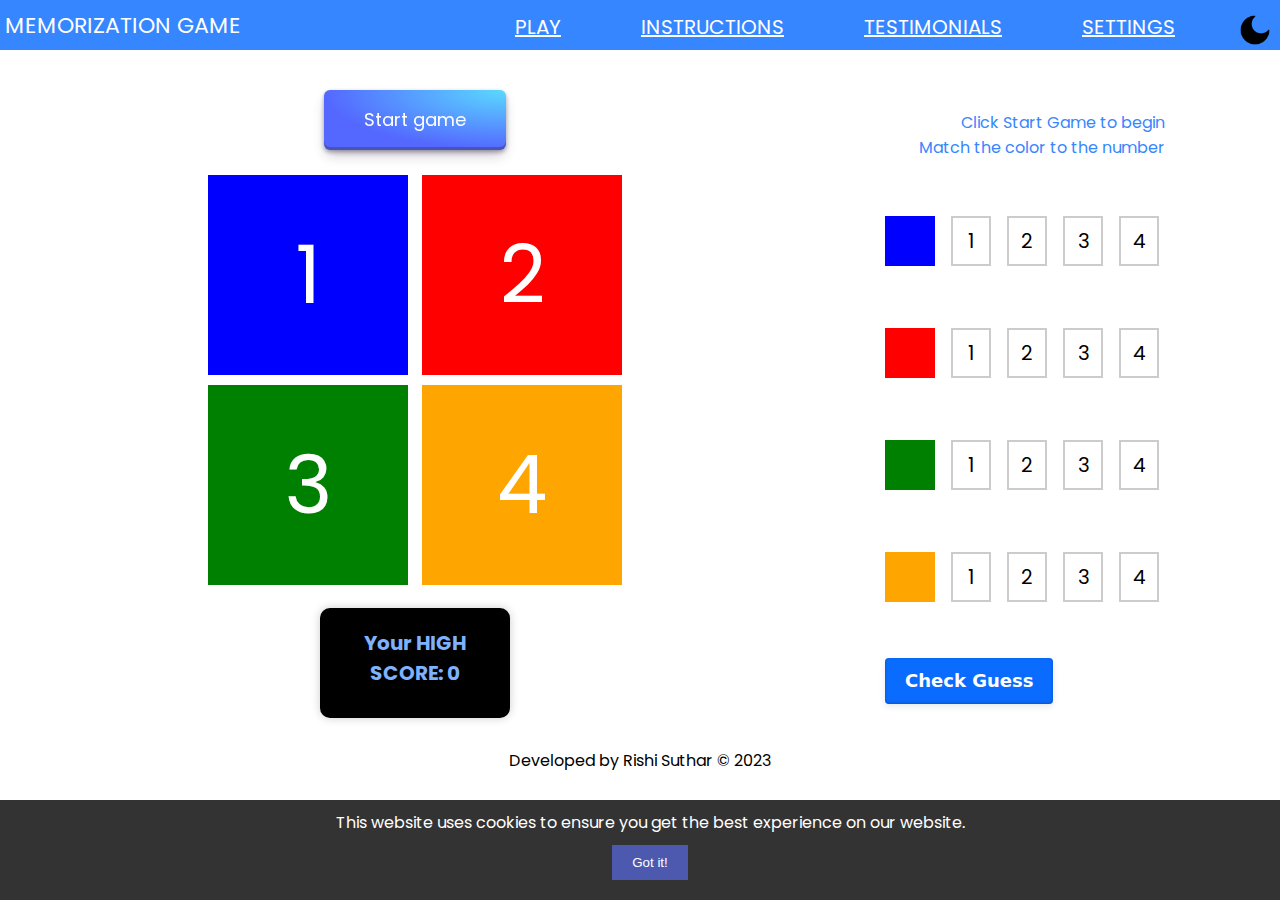
<file: index.html>
<!DOCTYPE html>
<html lang="en">
<head>
    <meta charset="UTF-8">
    <title>Memorization Game</title>
    <link rel="stylesheet" href="style.css">
    <link rel="icon" type="image/jpg" href="shapes.png"/>
    <script src="script.js"></script>
    <meta name="viewport" content="width=device-width, initial-scale=1.0, maximum-scale=1.0, user-scalable=no">
    <style>
        @import url('https://fonts.googleapis.com/css2?family=Poppins:wght@100;400;600&display=swap');
        </style>
</head>
<body onload="startup()">
    <div class="menu-icon" onclick="toggleMenu()">MEnnNU ☰</div>

    <nav class="navbar">
        <a style="text-decoration: none;" href="index.html">
            <div class="logo" href="index.html">MEMORIZATION GAME</div>
        </a>    
        <ul class="nav-links" >
            <div class="menu"  id="navLinks">
                <li><a href="index.html">PLAY</a></li>
                <li><a href="howtoplay.html">INSTRUCTIONS</a></li>
                <li><a href="testimonials.html">TESTIMONIALS</a></li>
                <li><a href="#settings" onclick="showSettings()">SETTINGS</a></li>
                <button class="buttondark" onclick="toggleDarkMode()">
                    <img class="darkmodphoto" src="darkmode.png" width="40" height="40" alt="">
                    <img class="lightmodephoto" src="test.png" width="40" height="40" alt="" style="display: none;">
                </button>
            </div>
        </ul>
    </nav>


    <div class="maincontainer">
        <div class="game-container"  id="game-container">
            <div id="startbuttondiv">
                <button id="startgame" onclick="startgame()">Start game</button>
            </div>
            <div id="shape1" class="shape">
                <p>1</p>
            </div>
            <div id="shape2" class="shape">
                <p>2</p>
            </div>
            <div id="shape3" class="shape">
                <p>3</p>
            </div>
            <div id="shape4" class="shape">
                <p>4</p>
            </div>
            <br>
            <br>
            <p id="result2"></p>
        </div>

        <div id="settings-container" class="settings-container" style="display: none;">
            <div class="settingsmenu">
                <div class="soundsmenu">
                    <p id="paragraph">SOUND</p>
                    <button id="soundOnButton" onclick="soundon()">ON</button>
                    <button id="soundOffButton" onclick="soundoff()">OFF</button>
                </div>
                <button id="gobacknewbutton" onclick="closesettings()">Close</button>
            </div>
        </div>


        <div class="guess-container" id="newcont">
            <p id="result">Click Start Game to begin<br>Match the color to the number<br></p>
            <form id="guess-form">
                <div class="color-guess">
                    <div class="color-block" style="background-color: blue;"></div>
                    <div class="radio-group">
                        <input type="radio" id="shape-1-color-1" name="shape-1-color" value="1" disabled>
                        <label for="shape-1-color-1">1</label>
            
                        <input type="radio" id="shape-1-color-2" name="shape-1-color" value="2" disabled>
                        <label for="shape-1-color-2">2</label>
            
                        <input type="radio" id="shape-1-color-3" name="shape-1-color" value="3" disabled>
                        <label for="shape-1-color-3">3</label>
            
                        <input type="radio" id="shape-1-color-4" name="shape-1-color" value="4" disabled>
                        <label for="shape-1-color-4">4</label>
                    </div>
                </div>
                <div class="color-guess">
                    <div class="color-block" style="background-color: red;"></div>
                    <div class="radio-group">
                        <input type="radio" id="shape-2-color-1" name="shape-2-color" value="1" disabled>
                        <label for="shape-2-color-1">1</label>
            
                        <input type="radio" id="shape-2-color-2" name="shape-2-color" value="2" disabled>
                        <label for="shape-2-color-2">2</label>
            
                        <input type="radio" id="shape-2-color-3" name="shape-2-color" value="3" disabled>
                        <label for="shape-2-color-3">3</label>
            
                        <input type="radio" id="shape-2-color-4" name="shape-2-color" value="4" disabled>
                        <label for="shape-2-color-4">4</label>
                    </div>
                </div>
                <div class="color-guess">
                    <div class="color-block" style="background-color: green;"></div>
                    <div class="radio-group">
                        <input type="radio" id="shape-3-color-1" name="shape-3-color" value="1" disabled>
                        <label for="shape-3-color-1">1</label>
            
                        <input type="radio" id="shape-3-color-2" name="shape-3-color" value="2" disabled>
                        <label for="shape-3-color-2">2</label>
            
                        <input type="radio" id="shape-3-color-3" name="shape-3-color" value="3" disabled>
                        <label for="shape-3-color-3">3</label>
            
                        <input type="radio" id="shape-3-color-4" name="shape-3-color" value="4" disabled>
                        <label for="shape-3-color-4">4</label>
                    </div>
                </div>
                <div class="color-guess">
                    <div class="color-block" style="background-color: orange;"></div>
                    <div class="radio-group">
                        <input type="radio" id="shape-4-color-1" name="shape-4-color" value="1" disabled>
                        <label for="shape-4-color-1">1</label>
            
                        <input type="radio" id="shape-4-color-2" name="shape-4-color" value="2" disabled>
                        <label for="shape-4-color-2">2</label>
            
                        <input type="radio" id="shape-4-color-3" name="shape-4-color" value="3" disabled>
                        <label for="shape-4-color-3">3</label>
            
                        <input type="radio" id="shape-4-color-4" name="shape-4-color" value="4" disabled>
                        <label for="shape-4-color-4">4</label>
                    </div>
                </div>
                <button id="checkGuess" type="button" onclick="checkGuessNumbers()">Check Guess</button>
            </form>
        </div>

        <div id="cookie-consent" class="cookie-consent">
            <p>This website uses cookies to ensure you get the best experience on our website.</p>
            <button onclick="dismissCookieConsent()">Got it!</button>
        </div>

    </div>
    <span id="footer">Developed by Rishi Suthar &#169; 2023</span>
</body>
</html>
</file>
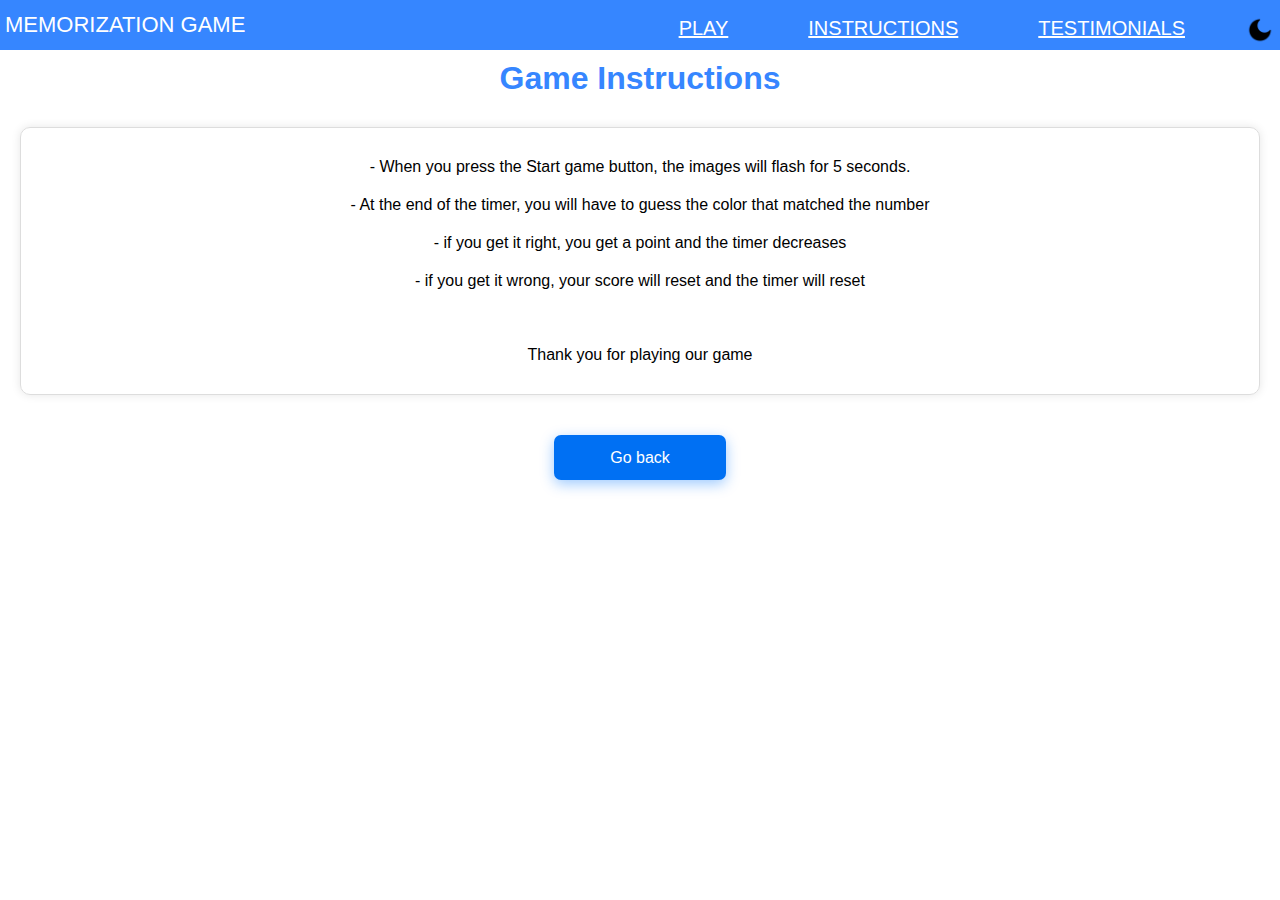
<file: howtoplay.html>
<!DOCTYPE html>
<html lang="en">
<head>
    <meta charset="UTF-8">
    <meta name="viewport" content="width=device-width, initial-scale=1.0">
    <title>How to play</title>
    <link rel="stylesheet" href="style.css">
    <script src="script.js"></script>
</head>
<body>
    <div class="menu-icon" onclick="toggleMenu()">MENU ☰</div>
    <nav class="navbar">
        <a style="text-decoration: none;" href="index.html">
            <div class="logo" href="index.html">MEMORIZATION GAME</div>
        </a>    
        <ul class="nav-links" >
            <div class="menu"  id="navLinks">
                <li><a href="index.html">PLAY</a></li>
                <li><a href="howtoplay.html">INSTRUCTIONS</a></li>
                <li><a href="testimonials.html">TESTIMONIALS</a></li>
                <!-- <li><a href="#settings" onclick="showSettings()">SETTINGS</a></li> -->
                <button class="buttondark" onclick="toggleDarkMode()">
                    <img class="darkmodphoto" src="darkmode.png" width="30" height="30" alt="">
                    <img class="lightmodephoto" src="test.png" width="30" height="30" alt="" style="display: none;">
                </button>
            </div>
        </ul>
    </nav>
    
<h1 class="howtoplay_title"> Game Instructions </h1>

<div id ="howtoplaygame">
    <p>- When you press the Start game button, the images will flash for 5 seconds.</p>
    <p>- At the end of the timer, you will have to guess the color that matched the number</p>
    <p>- if you get it right, you get a point and the timer decreases</p> 
    <p>- if you get it wrong, your score will reset and the timer will reset</p> 
    <br>
    <br>
    <p>Thank you for playing our game</p>

</div>

<a href="index.html">
    <div class="gobackbutton">
    <button id="gobacknewbutton">Go back</button>
    </div>
</a>


</body>
</html>
</file>
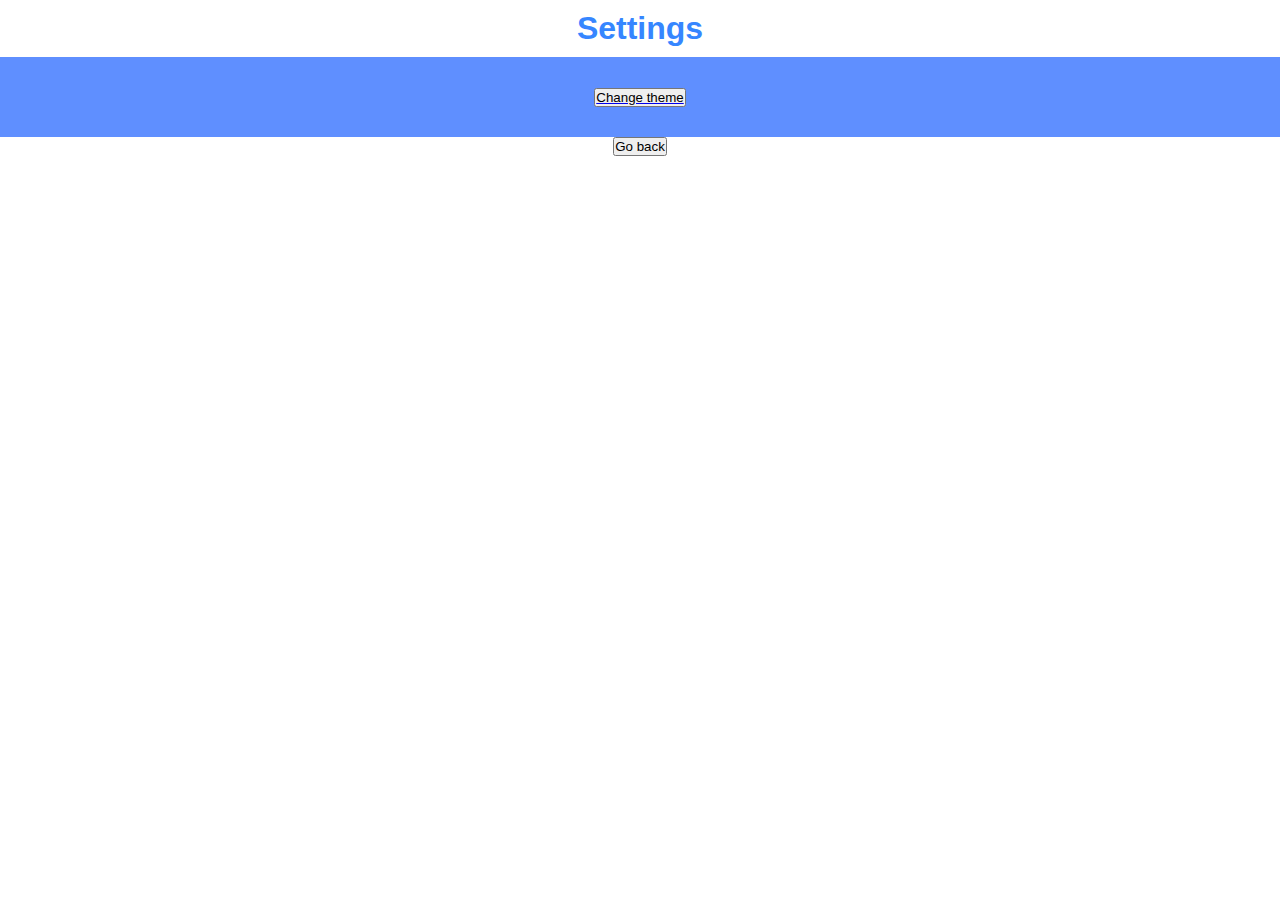
<file: settings.html>
<!DOCTYPE html>
<html lang="en">
<head>
    <meta charset="UTF-8">
    <meta name="viewport" content="width=device-width, initial-scale=1.0">
    <title>Settings</title>
    <link rel="stylesheet" href="style.css">
    <script src="script.js"></script>
</head>
<body>

<h1 class="howtoplay_title">Settings</h1>
    

<div class="settingsmenu">
    <a href="themes.html">
        <div class="themesbutton">
        <button>Change theme</button>
        </div>
    </a>





</div>


<a href="index.html">
    <div class="gobackbutton">
    <button>Go back</button>
    </div>
</a>




</body>
</html>
</file>
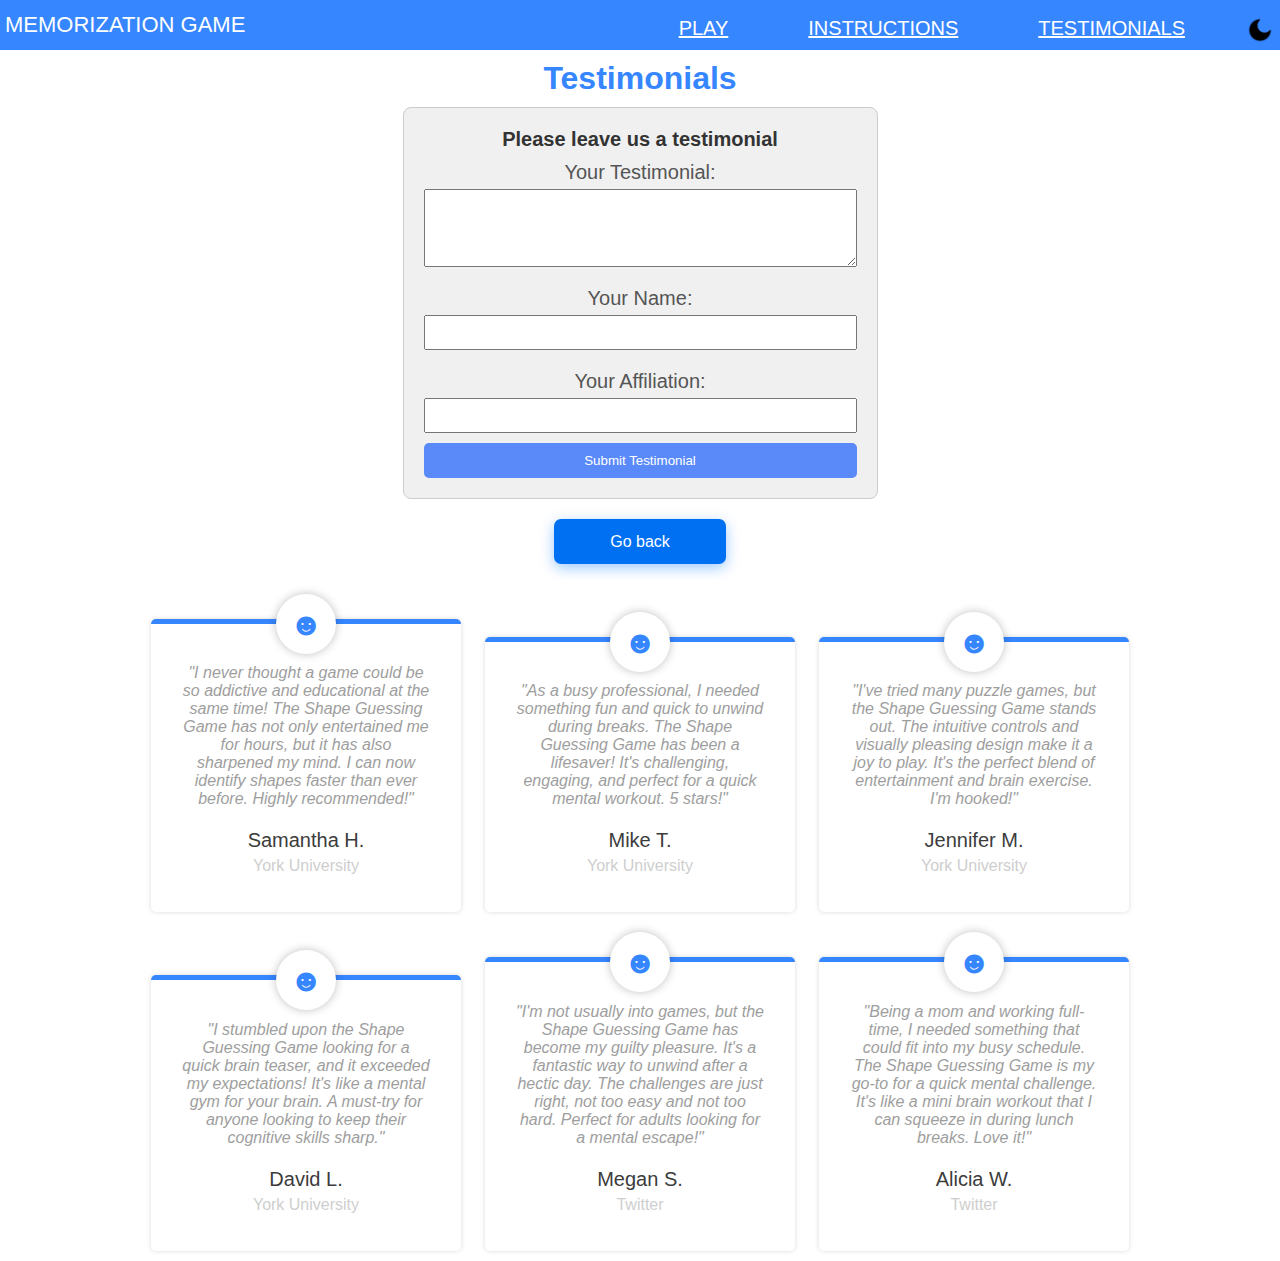
<file: testimonials.html>
<!DOCTYPE html>
<html lang="en">
<head>
    <meta charset="UTF-8">
    <meta name="viewport" content="width=device-width, initial-scale=1.0">
    <title>Testimonials</title>
    <link rel="stylesheet" href="style.css">
    <script src="script.js"></script>
    <script src="https://cdn.emailjs.com/dist/email.min.js"></script>
</head>
<body>
  <div class="menu-icon" onclick="toggleMenu()">MENU ☰</div>
  <nav class="navbar">
      <a style="text-decoration: none;" href="index.html">
          <div class="logo" href="index.html">MEMORIZATION GAME</div>
      </a>    
      <ul class="nav-links" >
          <div class="menu"  id="navLinks">
              <li><a href="index.html">PLAY</a></li>
              <li><a href="howtoplay.html">INSTRUCTIONS</a></li>
              <li><a href="testimonials.html">TESTIMONIALS</a></li>
              <!-- <li><a href="#settings" onclick="showSettings()">SETTINGS</a></li> -->
              <button class="buttondark" onclick="toggleDarkMode()">
                  <img class="darkmodphoto" src="darkmode.png" width="30" height="30" alt="">
                  <img class="lightmodephoto" src="test.png" width="30" height="30" alt="" style="display: none;">
              </button>
          </div>
      </ul>
  </nav>

<h1 class="howtoplay_title">Testimonials</h1>

<div id="testimonialsnew">
  <section id="testimonial-form-2">
    <h2>Please leave us a testimonial</h2>
    <form id="userTestimonialForm-2">
      <label for="testimonial-2">Your Testimonial:</label>
      <textarea id="testimonial-2" name="testimonial-2" rows="4" cols="50" required></textarea>
  
      <label for="name-2">Your Name:</label>
      <input type="text" id="name-2" name="name-2" required>
  
      <label for="affiliation-2">Your Affiliation:</label>
      <input type="text" id="affiliation-2" name="affiliation-2">
  
      <button type="button" onclick="submitTestimonial()">Submit Testimonial</button>
  </form>
  </section>
</div>


  <a href="index.html">
    <div class="gobackbutton">
    <button id="gobacknewbutton">Go back</button>
    </div>
</a>

  <div>

    <figure class="snip1533">
      <figcaption>
        <blockquote>
          <p>"I never thought a game could be so addictive and educational at the same time! The Shape Guessing Game has not only entertained me for hours, but it has also sharpened my mind. I can now identify shapes faster than ever before. Highly recommended!"</p>
        </blockquote>
        <h3>Samantha H.</h3>
        <h4>York University</h4>
      </figcaption>
    </figure>
    <figure class="snip1533">
      <figcaption>
        <blockquote>
          <p>"As a busy professional, I needed something fun and quick to unwind during breaks. The Shape Guessing Game has been a lifesaver! It's challenging, engaging, and perfect for a quick mental workout. 5 stars!"</p>
        </blockquote>
        <h3>Mike T.</h3>
        <h4>York University</h4>
      </figcaption>
    </figure>
    <figure class="snip1533">
      <figcaption>
        <blockquote>
          <p>"I've tried many puzzle games, but the Shape Guessing Game stands out. The intuitive controls and visually pleasing design make it a joy to play. It's the perfect blend of entertainment and brain exercise. I'm hooked!"</p>
        </blockquote>
        <h3>Jennifer M.</h3>
        <h4>York University</h4>
      </figcaption>
    </figure>
    <figure class="snip1533">
      <figcaption>
        <blockquote>
          <p> "I stumbled upon the Shape Guessing Game looking for a quick brain teaser, and it exceeded my expectations! It's like a mental gym for your brain. A must-try for anyone looking to keep their cognitive skills sharp."</p>
        </blockquote>
        <h3>David L.</h3>
        <h4>York University</h4>
      </figcaption>
    </figure>
    <figure class="snip1533">
      <figcaption>
        <blockquote>
          <p> "I'm not usually into games, but the Shape Guessing Game has become my guilty pleasure. It's a fantastic way to unwind after a hectic day. The challenges are just right, not too easy and not too hard. Perfect for adults looking for a mental escape!"</p>
        </blockquote>
        <h3>Megan S.</h3>
        <h4>Twitter</h4>
      </figcaption>
    </figure>
    <figure class="snip1533">
      <figcaption>
        <blockquote>
          <p>"Being a mom and working full-time, I needed something that could fit into my busy schedule. The Shape Guessing Game is my go-to for a quick mental challenge. It's like a mini brain workout that I can squeeze in during lunch breaks. Love it!"</p>
        </blockquote>
        <h3>Alicia W.</h3>
        <h4>Twitter</h4>
      </figcaption>
    </figure>
  </div>
</div>







    



</body>
</html>
</file>
<file: style.css>
body {
    margin: 0;
    padding: 0;
}

* {
    margin: 0;
    padding: 0;
}

.radio-group input[type="radio"] {
    display: none; 
}

.color-guess {
    display: flex;
    align-items: center;
    margin-bottom: 50px; 
}

.color-block {
    width: 50px;
    height: 50px; 
    display: inline-block;
    margin-right: 10px; 
}


.radio-group label {
    display: inline-block;
    border: 2px solid #ccc;
    text-align: center;
    padding: 8px;
    width: 20px;
    margin: 6px;
    cursor: pointer;
    font-size: 20px;
}

.radio-group input[type="radio"]:checked + label {
    background-color: rgb(78, 149, 255); 
}

.navbar {
    padding: 0;
    margin: 0;
}

.buttondark {
    padding: 0;
    background: none;
    outline: none;
    border: none; 
    cursor: pointer; 
}



.buttondark .lightmodephoto {
    outline: none;
    background-color: transparent; 
    padding: 2px;
    padding-bottom: 10px;
    cursor: pointer;
    border: none;
}


.lightmodephoto {
    background-color: transparent; 
    padding: 2px;
    padding-bottom: 10px;
    cursor: pointer;
}



.navbar {
    font-family: 'Poppins', sans-serif;
    display: flex;
    align-items: center;
    justify-content: space-between;
    padding: 5px;
    background-color:  rgb(54, 134, 255);
    color: #fff;
    height: 40px;
}


.logo {
    font-size: 22px;
    color: white;

}

.menu {
    padding-top: 10px;
    display: flex;
    gap: 2em;
    font-size: 20px;
}


.menu li {
    color: rgb(54, 134, 255);
    padding: 2px 20px;
    list-style: none;
}


.services {
    position: relative;
}

.dropdown {
    background-color: rgb(54, 134, 255);
    padding: 1em 0;
    position: absolute;
    display: none;
    border-radius: 8px;
    top: 40px;
}

.dropdown li + li {
    margin-top: 10px;
}

.dropdown li {
    padding: 0.5em 1em;
    width: 8em;
    text-align: center;
}

.dropdown li:hover {
    background-color: #4c9e9e;
}

.services:hover .dropdown {
    display: block;
}

.howtoplay_title {
    color: rgb(54, 134, 255);
    padding: 10px;
    text-align: center;
    font-family: 'Poppins', sans-serif;
}


body {
    text-align: center;
}

#gobacknewbutton {
    margin: 20px;
    display: inline-block;
    outline: 0;
    cursor: pointer;
    border: none;
    padding: 0 56px;
    height: 45px;
    line-height: 45px;
    border-radius: 7px;
    background-color: #0070f3;
    color: white;
    font-weight: 400;
    font-size: 16px;
    box-shadow: 0 4px 14px 0 rgb(0 118 255 / 39%);
    transition: background 0.2s ease,color 0.2s ease,box-shadow 0.2s ease;
    :hover{
        background: rgba(0,118,255,0.9);
        box-shadow: 0 6px 20px rgb(0 118 255 / 23%);
    }

}


.dark-mode {
    background-color: rgb(36, 36, 36);
    color: white;
    .navbar {
        font-family: 'Poppins', sans-serif;
        display: flex;
        align-items: center;
        justify-content: space-between;
        padding: 5px;
        background-color:  rgb(0, 46, 114);
        color: #fff;
    }
    .settingsmenu {
        margin: auto;
        width: auto;
        background-color: rgba(0, 43, 142, 0.445);
    
    }
    .snip1533 {
        box-shadow: 0 0 5px rgba(0, 0, 0, 0.15);
        color: #ffffff;
        display: inline-block;
        font-family: 'Poppins', sans-serif;
        font-size: 16px;
        margin: 35px 10px 10px;
        max-width: 310px;
        min-width: 250px;
        position: relative;
        text-align: center;
        width: 100%;
        background-color: #3f3f3f;
        border-radius: 5px;
        border-top: 5px solid  rgb(54, 134, 255);
      }

      #testimonial-form-2 {
        max-width: auto;
        margin: auto;
        padding: 20px;
        background-color: #404040;
        border: 1px solid #b5b5b5;
        border-radius: 8px;
        margin-right: 20px;
      }
      
      #testimonial-form-2 h2 {
        color: #fefefe;
        font-family:'Poppins', sans-serif;
        font-size: 20px;
        padding-bottom: 20px;
      }

      #userTestimonialForm-2 label {
        margin-top: 10px;
        margin-bottom: 5px;
        color: #d8d8d8;
        font-size: 20px;
      }
      #userTestimonialForm-2 {
        margin: auto;
        display: flex;
        flex-direction: column;
        font-size: 20px;
    }
}

.nav-links a {
    color: white;
}

.darkmodephoto {
    padding: 2px;
    padding-bottom: 10px;
}



.buttondark {
    padding: 0%;
    background: none;
    outline: none;
}

.lightmodephoto {
    background-color: white;
}


.themesbutton {
    display: flex;
    justify-content: center;
    align-items: center;
    height: 20px;
    padding: 30px;
}

.shape {
    width: 200px;
    height: 200px;
    display: inline-flex;
    align-items: center; 
    justify-content: center;
    margin: 5px;
    position: relative;
}

#shape1 {   
    background-color: blue;
}

#shape2 {
    background-color: red;
}

#shape3 {
    background-color: green;
}

#shape4 {
    background-color: orange;
}

.shape p {
    font-family: 'Poppins', sans-serif;
    font-size: 80px;
    color: white;
    transition: color 1s;
}


#startgame {
    display: flex;
    justify-content: center;
    align-items: center;
    height: 20px;
    padding: 30px;
}

.maincontainer {
    display: flex;
    justify-content: space-between;
    margin: 30px;
}

.game-container {
    margin: auto;
    width: 600px;

}

.shape {
    background-color: white;
    transition: background-color 0.3s, color 0.3s;
}

.guess-container {
    float: right;
    text-align: right;
    margin: auto;
}

label {
    font-size: 30px;
    font-family: 'Poppins', sans-serif;
}


.white-background {
    background-color: white;
    color: white;
}

.bluelable {
    color: blue;
    border: 1px solid red;
}



#result {
    margin-top: 15px;
    margin-bottom: 50px;
    padding: 0px;
    font-family: 'Poppins', sans-serif;
    color:  rgb(54, 134, 255);
}


#result2 {
    font-family: 'Poppins', sans-serif;
    font-size: 20px;
    font-weight: bold;
    height: 70px;
    width: 150px;
    color: rgb(126, 178, 255);
    text-align: center;
    background-color: #000000;
    padding: 20px;
    border-radius: 10px;
    box-shadow: 0 0 10px rgba(0, 0, 0, 0.2);
    margin: auto;
}

.newer {
    font-family: 'Poppins', sans-serif;
    font-size: 50px;
}

.radio-group input[type='radio'] {
    appearance: none;
    width: 20px;
    height: 20px;
    border: 1px solid #999;
    border-radius: 50%;
    outline: none;
    box-shadow: 0 0 5px #999;
    transition: box-shadow 0.3s ease;
}

.radio-group input[type='radio']:before {
    content: '';
    display: block;
    width: 60%;
    height: 60%;
    margin: 20% auto;
    border-radius: 50%;
}

.radio-group input[type='radio']:checked:before {
    background:  rgb(54, 134, 255);
}



.snip1533 {
  box-shadow: 0 0 5px rgba(0, 0, 0, 0.15);
  color: #9e9e9e;
  display: inline-block;
  font-family: 'Poppins', sans-serif;
  font-size: 16px;
  margin: 35px 10px 10px;
  max-width: 310px;
  min-width: 250px;
  position: relative;
  text-align: center;
  width: 100%;
  background-color: #ffffff;
  border-radius: 5px;
  border-top: 5px solid  rgb(54, 134, 255);
}

.snip1533 *,
.snip1533 *:before {
  -webkit-box-sizing: border-box;
  box-sizing: border-box;
  -webkit-transition: all 0.1s ease-out;
  transition: all 0.1s ease-out;
}

.snip1533 figcaption {
  padding: 13% 10% 12%;
}

.snip1533 figcaption:before {
  -webkit-transform: translateX(-50%);
  transform: translateX(-50%);
  background-color: #fff;
  border-radius: 50%;
  box-shadow: 0 0 10px rgba(0, 0, 0, 0.25);
  color: rgb(54, 134, 255);
  content: "\263B";
  font-family: 'Poppins', sans-serif;;
  font-size: 32px;
  font-style: normal;
  left: 50%;
  line-height: 60px;
  position: absolute;
  top: -30px;
  width: 60px;
}

.snip1533 h3 {
  color: #3c3c3c;
  font-size: 20px;
  font-weight: 300;
  line-height: 24px;
  margin: 10px 0 5px;
}

.snip1533 h4 {
  font-weight: 400;
  margin: 0;
  opacity: 0.5;
}

.snip1533 blockquote {
  font-style: italic;
  font-weight: 500;
  margin: 0 0 20px;
}

#startbuttondiv {
    padding: 10px;
    margin-bottom: 10px;
}


#startgame {
    align-items: center;
  appearance: none;
  background-image: radial-gradient(100% 100% at 100% 0, #5adaff 0, #5468ff 100%);
  border: 0;
  border-radius: 6px;
  box-shadow: rgba(45, 35, 66, .4) 0 2px 4px,rgba(45, 35, 66, .3) 0 7px 13px -3px,rgba(58, 65, 111, .5) 0 -3px 0 inset;
  box-sizing: border-box;
  color: #fff;
  cursor: pointer;
  display: inline-flex;
  font-family: 'Poppins', sans-serif;;
  height: 48px;
  justify-content: center;
  line-height: 10;
  list-style: none;
  overflow: hidden;
  padding-left: 40px;
  padding-right:40px;
  text-align: left;
  text-decoration: none;
  transition: box-shadow .15s,transform .15s;
  user-select: none;
  -webkit-user-select: none;
  touch-action: manipulation;
  white-space: nowrap;
  will-change: box-shadow,transform;
  font-size: 18px;
}

#startgame:focus {
  box-shadow: #3c4fe0 0 0 0 1.5px inset, rgba(45, 35, 66, .4) 0 2px 4px, rgba(45, 35, 66, .3) 0 7px 13px -3px, #3c4fe0 0 -3px 0 inset;
}

#startgame:hover {
  box-shadow: rgba(45, 35, 66, .4) 0 4px 8px, rgba(45, 35, 66, .3) 0 7px 13px -3px, #3c4fe0 0 -3px 0 inset;
  transform: translateY(-2px);
}

#startgame:active {
  box-shadow: #3c4fe0 0 3px 7px inset;
  transform: translateY(2px);
}


#checkGuess {
float: left;
  background-color: #0a6bff;
  border-radius: 4px;
  border: 0;
  box-shadow: rgba(1,60,136,.5) 0 -1px 3px 0 inset,rgba(0,44,97,.1) 0 3px 6px 0;
  box-sizing: border-box;
  color: #fff;
  cursor: pointer;
  display: inherit;
  font-family: "Space Grotesk",-apple-system,system-ui,"Segoe UI",Roboto,Helvetica,Arial,sans-serif,"Apple Color Emoji","Segoe UI Emoji","Segoe UI Symbol";
  font-size: 18px;
  font-weight: 700;
  line-height: 14px;
  margin: 0;
  min-height: 26px;
  min-width: 20px;
  padding: 16px 20px;
  position: relative;
  text-align: center;
  user-select: none;
  -webkit-user-select: none;
  touch-action: manipulation;
  vertical-align: baseline;
  transition: all .2s cubic-bezier(.22, .61, .36, 1);
}

#checkGuess:hover {
  background-color: #065dd8;
  transform: translateY(-2px);
}



.menu-icon {
    display: none; 
    cursor: pointer;
}
.settings-container{
    margin: auto;
}


#footer { 
    margin: auto;
    text-align: left;
    font-family:'Poppins', sans-serif;
}


.soundsmenu {
    font-family:'Poppins', sans-serif;
    padding: 50px;
}



.soundsmenu button {
    padding: 20px;

}


.settingsmenu {
    margin: auto;
    width: auto;
    background-color: rgba(0, 76, 255, 0.626);

}


#howtoplaygame {
    border: 1px solid #ddd;
    border-radius: 10px;
    padding: 20px;
    margin-top: 20px;
    box-shadow: 0 0 10px rgba(0, 0, 0, 0.1);

    margin: 20px;
    flex: auto;
    text-align: center;
    font-family: 'Poppins', sans-serif;
}

#howtoplaygame p{
    padding: 10px;
}
#paragraph {
    color: white;
}


.cookie-consent {
    font-family:'Poppins', sans-serif;
    position: fixed;
    bottom: 0;
    left: 0;
    width: 100%;
    background-color: #333;
    color: #fff;
    text-align: center;
    padding: 10px;
    display: none;
}

.cookie-consent p {
    margin: 0;
}

.cookie-consent a {
    color: #fff;
    text-decoration: underline;
}

.cookie-consent button {
    background-color: #4c59af;
    color: #fff;
    border: none;
    padding: 10px 20px;
    cursor: pointer;
    margin: 10px;
}



#testimonialsnew{
    display: inline-block;
    margin: auto;
}


#testimonial-form-2 {
    max-width: auto;
    margin: auto;
    padding: 20px;
    background-color: #f0f0f0;
    border: 1px solid #ccc;
    border-radius: 8px;

}

#testimonial-form-2 h2 {
color: #333;
font-family:'Poppins', sans-serif;
font-size: 20px;
}

#userTestimonialForm-2 {
    display: flex;
    flex-direction: column;
    font-size: 20px;
}

#userTestimonialForm-2 label {
margin-top: 10px;
margin-bottom: 5px;
color: #555;
font-size: 20px;
}

#userTestimonialForm-2 textarea,
#userTestimonialForm-2 input {
width: 100%;
padding: 8px;
margin-bottom: 10px;
box-sizing: border-box;
font-family: 'Poppins', sans-serif;
}

#userTestimonialForm-2 button {
background-color:  rgba(0, 76, 255, 0.626);
color: #fff;
padding: 10px 15px;
border: none;
border-radius: 5px;
cursor: pointer;
}

#userTestimonialForm-2 button:hover {
background-color:  rgba(0, 30, 100, 0.626)
}
  

@media screen and (max-width: 768px) {
    .menu {
        display: none;
    }

    .nav-links {
        display: flex;
        flex-direction: column;
        align-items: center;
        width: 100%;
        position: absolute;
        top: 60px;
        left: 0;
        background-color: rgb(54, 134, 255);
        z-index: 1;
        text-align: center;
    }

    .nav-links li {
        padding: 15px;
    }

    .menu-icon {
        display: block;
        cursor: pointer;
        font-family: 'Poppins', sans-serif;
    }
    .shape {
        width: 70px;
        height: 70px;
        display: inline-flex;
        align-items: center; 
        justify-content: center;
        margin: 2px;
        position: relative;
        margin-bottom: 5px;
        margin-top:5px ;
    }
    .shape p {
        font-family: 'Poppins', sans-serif;
        font-size: 30px;
        color: white;
        transition: color 1s;
    }
    #checkGuess {
          background-color: #0a6bff;
          border-radius: 4px;
          border: 0;
          box-shadow: rgba(1,60,136,.5) 0 -1px 3px 0 inset,rgba(0,44,97,.1) 0 3px 6px 0;
          box-sizing: border-box;
          color: #fff;
          cursor: pointer;
          display: inherit;
          font-family: "Space Grotesk",-apple-system,system-ui,"Segoe UI",Roboto,Helvetica,Arial,sans-serif,"Apple Color Emoji","Segoe UI Emoji","Segoe UI Symbol";
          font-size: 18px;
          font-weight: 700;
          line-height: 14px;
          margin: 0;
          min-height: 10px;
          min-width: 10px;
          padding: 16px 20px;
          position: relative;
          text-align: center;
          user-select: none;
          -webkit-user-select: none;
          touch-action: manipulation;
          vertical-align: baseline;
          transition: all .2s cubic-bezier(.22, .61, .36, 1);
        }
        
        #checkGuess:hover {
          background-color: #065dd8;
          transform: translateY(-2px);
        }    
        .maincontainer {
            flex-direction: column; /* Stack containers vertically on smaller screens */
        }
    
        .game-container,
        .guess-container,
        .settings-container {
            width: 100%; /* Make containers take full width on smaller screens */
            margin: 0; /* Remove margin to fit the full width */
        }
        #result2 {
            font-family: 'Poppins', sans-serif;
            font-size: 15px;
            font-weight: bold;
            height: 15px;
            width:250px;
            color: rgb(126, 178, 255);
            text-align: center;
            background-color: #000000;
            padding: 5px;
            border-radius: 100px;
            box-shadow: 0 0 10px rgba(0, 0, 0, 0.2);
            margin: auto;
            margin-bottom: 25px;
        }
        #result {
            display: -webkit-flex;
            margin-top: 5px;
            margin-bottom: 20px;
            padding: 0px;
            padding-left: 60px;
            font-family: 'Poppins', sans-serif;
            color:  rgb(54, 134, 255);
            font-size: 15px;
        }
        .radio-group input[type='radio'] {
            font-size: 5px;
            appearance: none;
            width: 2px;
            height: 2px;
            border: 1px solid #999;
            border-radius: 50%;
            outline: none;
            box-shadow: 0 0 5px #999;
            transition: box-shadow 0.3s ease;
        }

        .color-guess {
            display: flex;
            align-items: center;
            margin-bottom: 10px; 
        }
        #checkGuess {
            margin-left: 100px;
            margin-top: 20px;
            font-size: 15px;
            padding: 10px;
        }
        #startgame{
            align-items: center;
            font-size: 15px;
            margin: auto;
            padding: 20px;
        }
        #snip1533{
            flex-direction: column;
        }
        #testimonialsnew{
            display: inline-flex;
            width: 100%;
            height: 10%;
            margin: 0;
        }

        #gobacknewbutton {
            position: inherit;
            margin: 20px;
            display: inline-block;
            outline: 0;
            cursor: pointer;
            border: none;
            padding: 0 56px;
            height: 45px;
            line-height: 45px;
            border-radius: 7px;
            background-color: #0070f3;
            color: white;
            font-weight: 400;
            font-size: 16px;
            box-shadow: 0 4px 14px 0 rgb(0 118 255 / 39%);
            transition: background 0.2s ease,color 0.2s ease,box-shadow 0.2s ease;
            :hover{
                background: rgba(0,118,255,0.9);
                box-shadow: 0 6px 20px rgb(0 118 255 / 23%);
            }
        
        }
        .soundsmenu {
            font-family:'Poppins', sans-serif;
            padding: 0px;
            margin: auto;
        }
        #howtoplaygame{
            font-size: 18px;
        }
        #howtoplaygame p{
            padding: 5px;
        }



    
}


#startbuttondiv {
    display: none;
}
</file>
